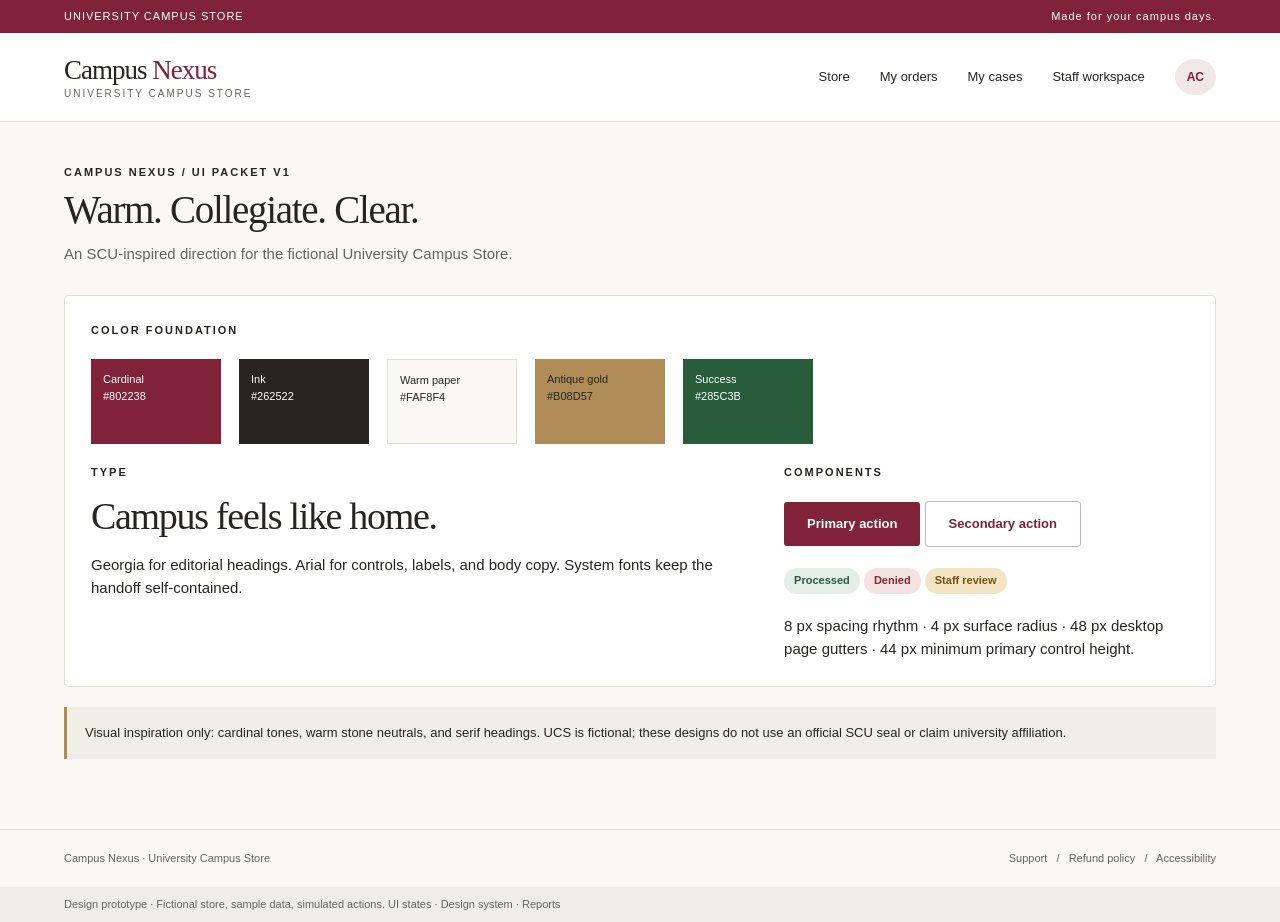
<file: app/static/design-system.html>
<!doctype html><html lang="en"><head><meta charset="utf-8"><meta name="viewport" content="width=device-width, initial-scale=1"><title>Design system | Campus Nexus</title><link rel="stylesheet" href="styles.css"></head><body><div class="topbar"><span>UNIVERSITY CAMPUS STORE</span><span>Made for your campus days.</span></div><header><a class="brand" href="index.html">Campus <em>Nexus</em><small>UNIVERSITY CAMPUS STORE</small></a><nav aria-label="Main" class="nav"><a class=" " href="store.html">Store</a><a class=" " href="orders.html">My orders</a><a class=" " href="cases.html">My cases</a><a class=" stafflink" href="staff.html">Staff workspace</a><span class="avatar" aria-label="Demo customer Avery Chen">AC</span></nav></header><main class="wrap"><div class="intro"><div><div class="eyebrow">CAMPUS NEXUS / UI PACKET V1</div><h1>Warm. Collegiate. Clear.</h1><p>An SCU-inspired direction for the fictional University Campus Store.</p></div></div><div class="panel"><div class="eyebrow">COLOR FOUNDATION</div><div class="swatches" style="margin:20px 0"><div class="swatch" style="background:#802238">Cardinal<br>#802238</div><div class="swatch" style="background:#262522">Ink<br>#262522</div><div class="swatch" style="background:#faf8f4;color:#262522;border:1px solid #e2ddd5">Warm paper<br>#FAF8F4</div><div class="swatch" style="background:#b08d57;color:#262522">Antique gold<br>#B08D57</div><div class="swatch" style="background:#285c3b">Success<br>#285C3B</div></div><div class="split"><div><div class="eyebrow">TYPE</div><h1 style="margin:15px 0;font-size:38px">Campus feels like home.</h1><p>Georgia for editorial headings. Arial for controls, labels, and body copy. System fonts keep the handoff self-contained.</p></div><div><div class="eyebrow">COMPONENTS</div><div style="margin:20px 0"><a class="btn" href="refund.html">Primary action</a> <a class="btn secondary" href="orders.html">Secondary action</a></div><span class="pill green">Processed</span> <span class="pill red">Denied</span> <span class="pill">Staff review</span><p style="margin-top:20px">8 px spacing rhythm · 4 px surface radius · 48 px desktop page gutters · 44 px minimum primary control height.</p></div></div></div><div class="notice">Visual inspiration only: cardinal tones, warm stone neutrals, and serif headings. UCS is fictional; these designs do not use an official SCU seal or claim university affiliation.</div></main><footer><span>Campus Nexus · University Campus Store</span><span>Support &nbsp; / &nbsp; Refund policy &nbsp; / &nbsp; Accessibility</span></footer><div class="demo">Design prototype · Fictional store, sample data, simulated actions. <a href="states.html">UI states</a> · <a href="design-system.html">Design system</a> · <a href="reports.html">Reports</a></div><div id="toast" role="status" aria-live="polite"></div><script src="prototype.js"></script></body></html>
</file>
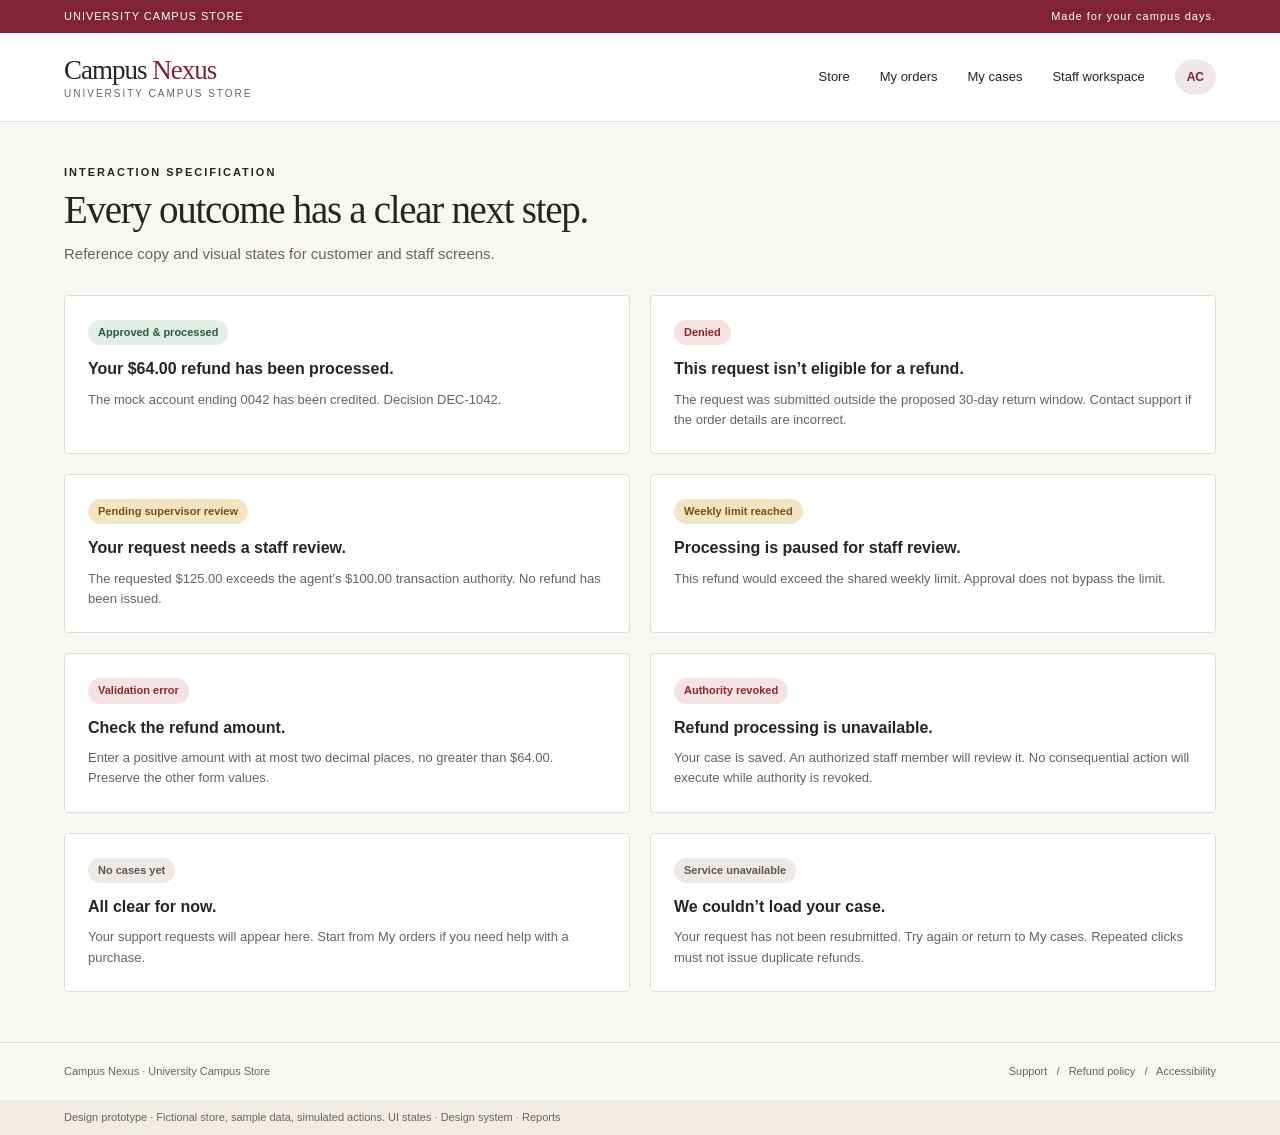
<file: app/static/states.html>
<!doctype html><html lang="en"><head><meta charset="utf-8"><meta name="viewport" content="width=device-width, initial-scale=1"><title>UI states | Campus Nexus</title><link rel="stylesheet" href="styles.css"></head><body><div class="topbar"><span>UNIVERSITY CAMPUS STORE</span><span>Made for your campus days.</span></div><header><a class="brand" href="index.html">Campus <em>Nexus</em><small>UNIVERSITY CAMPUS STORE</small></a><nav aria-label="Main" class="nav"><a class=" " href="store.html">Store</a><a class=" " href="orders.html">My orders</a><a class=" " href="cases.html">My cases</a><a class=" stafflink" href="staff.html">Staff workspace</a><span class="avatar" aria-label="Demo customer Avery Chen">AC</span></nav></header><main class="wrap"><div class="intro"><div><div class="eyebrow">INTERACTION SPECIFICATION</div><h1>Every outcome has a clear next step.</h1><p>Reference copy and visual states for customer and staff screens.</p></div></div><div class="state-grid"><div class="panel"><span class="pill green">Approved & processed</span><h3>Your $64.00 refund has been processed.</h3><p class="muted" style="font-size:13px">The mock account ending 0042 has been credited. Decision DEC-1042.</p></div><div class="panel"><span class="pill red">Denied</span><h3>This request isn’t eligible for a refund.</h3><p class="muted" style="font-size:13px">The request was submitted outside the proposed 30-day return window. Contact support if the order details are incorrect.</p></div><div class="panel"><span class="pill ">Pending supervisor review</span><h3>Your request needs a staff review.</h3><p class="muted" style="font-size:13px">The requested $125.00 exceeds the agent’s $100.00 transaction authority. No refund has been issued.</p></div><div class="panel"><span class="pill ">Weekly limit reached</span><h3>Processing is paused for staff review.</h3><p class="muted" style="font-size:13px">This refund would exceed the shared weekly limit. Approval does not bypass the limit.</p></div><div class="panel"><span class="pill red">Validation error</span><h3>Check the refund amount.</h3><p class="muted" style="font-size:13px">Enter a positive amount with at most two decimal places, no greater than $64.00. Preserve the other form values.</p></div><div class="panel"><span class="pill red">Authority revoked</span><h3>Refund processing is unavailable.</h3><p class="muted" style="font-size:13px">Your case is saved. An authorized staff member will review it. No consequential action will execute while authority is revoked.</p></div><div class="panel"><span class="pill gray">No cases yet</span><h3>All clear for now.</h3><p class="muted" style="font-size:13px">Your support requests will appear here. Start from My orders if you need help with a purchase.</p></div><div class="panel"><span class="pill gray">Service unavailable</span><h3>We couldn’t load your case.</h3><p class="muted" style="font-size:13px">Your request has not been resubmitted. Try again or return to My cases. Repeated clicks must not issue duplicate refunds.</p></div></div></main><footer><span>Campus Nexus · University Campus Store</span><span>Support &nbsp; / &nbsp; Refund policy &nbsp; / &nbsp; Accessibility</span></footer><div class="demo">Design prototype · Fictional store, sample data, simulated actions. <a href="states.html">UI states</a> · <a href="design-system.html">Design system</a> · <a href="reports.html">Reports</a></div><div id="toast" role="status" aria-live="polite"></div><script src="prototype.js"></script></body></html>
</file>
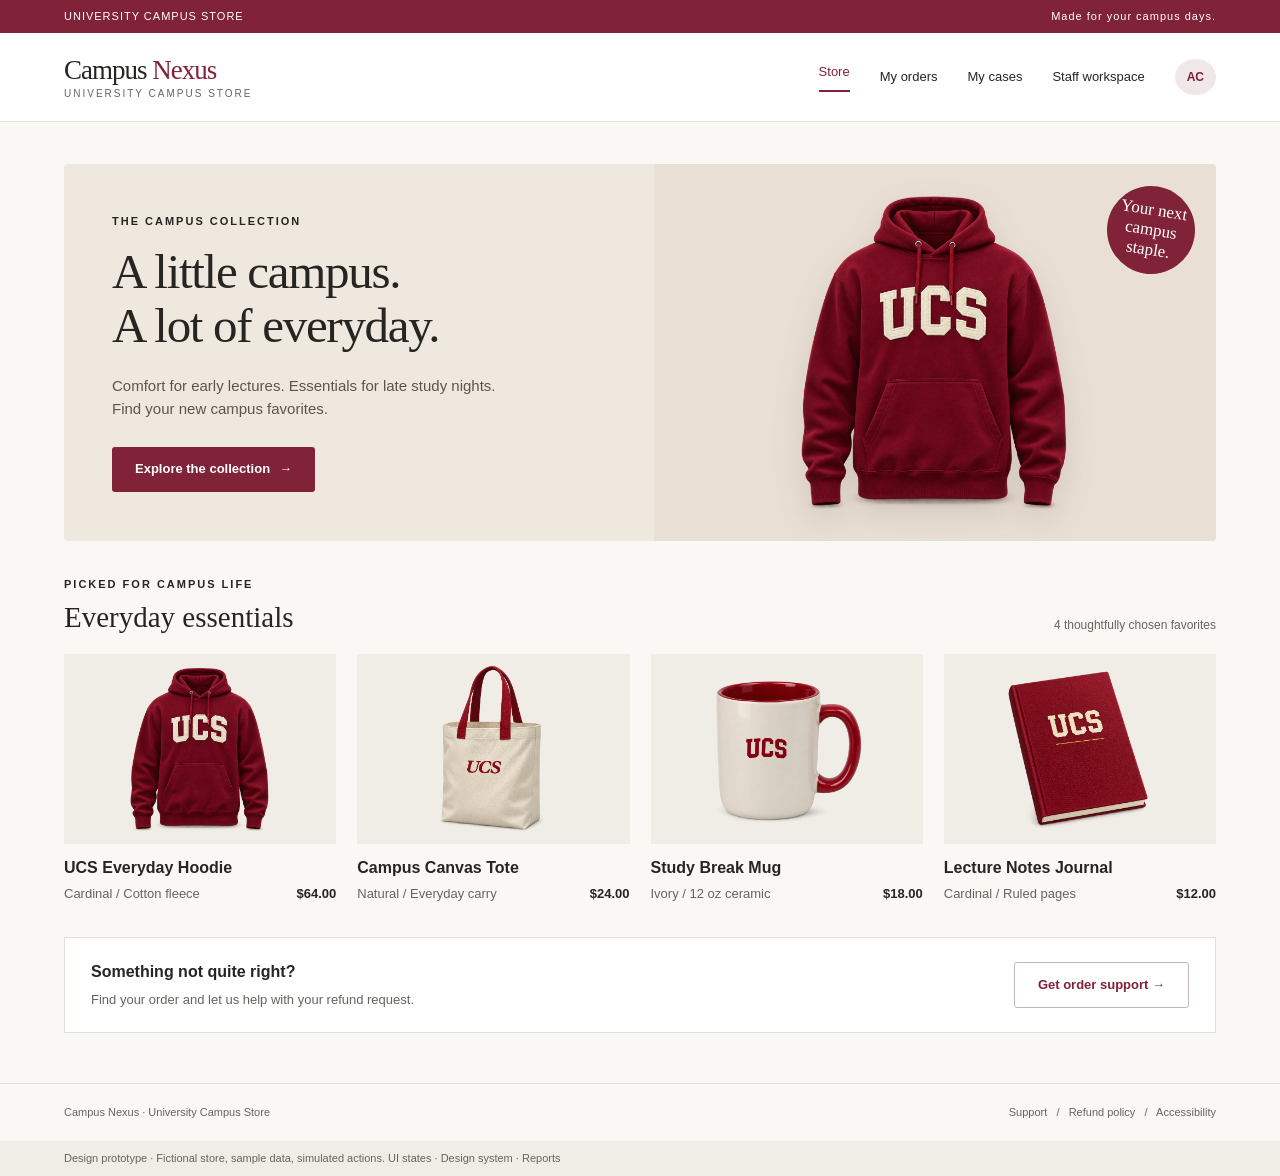
<file: app/static/store.html>
<!doctype html><html lang="en"><head><meta charset="utf-8"><meta name="viewport" content="width=device-width, initial-scale=1"><title>Store | Campus Nexus</title><link rel="stylesheet" href="styles.css"></head><body><div class="topbar"><span>UNIVERSITY CAMPUS STORE</span><span>Made for your campus days.</span></div><header><a class="brand" href="index.html">Campus <em>Nexus</em><small>UNIVERSITY CAMPUS STORE</small></a><nav aria-label="Main" class="nav"><a class="active " href="store.html">Store</a><a class=" " href="orders.html">My orders</a><a class=" " href="cases.html">My cases</a><a class=" stafflink" href="staff.html">Staff workspace</a><span class="avatar" aria-label="Demo customer Avery Chen">AC</span></nav></header><main class="wrap"><section class="hero"><div class="hero-copy"><div class="eyebrow">THE CAMPUS COLLECTION</div><h1 style="margin-top:15px">A little campus.<br>A lot of everyday.</h1><p>Comfort for early lectures. Essentials for late study nights. Find your new campus favorites.</p><a href="#collection" class="btn">Explore the collection <span aria-hidden="true">→</span></a></div><div class="hero-art"><img src="assets/hoodie.png" alt="Cardinal UCS hoodie"><div class="stamp">Your next<br>campus staple.</div></div></section><div id="collection" class="section-title"><div><div class="eyebrow">PICKED FOR CAMPUS LIFE</div><h2 style="margin-top:7px">Everyday essentials</h2></div><span class="muted" style="font-size:12px">4 thoughtfully chosen favorites</span></div><div class="grid4"><article class="product"><div class="photo"><img src="assets/hoodie.png" alt="UCS Everyday Hoodie"></div><h3>UCS Everyday Hoodie</h3><div class="meta"><span class="muted">Cardinal / Cotton fleece</span><strong>$64.00</strong></div></article><article class="product"><div class="photo"><img src="assets/tote.png" alt="Campus Canvas Tote"></div><h3>Campus Canvas Tote</h3><div class="meta"><span class="muted">Natural / Everyday carry</span><strong>$24.00</strong></div></article><article class="product"><div class="photo"><img src="assets/mug.png" alt="Study Break Mug"></div><h3>Study Break Mug</h3><div class="meta"><span class="muted">Ivory / 12 oz ceramic</span><strong>$18.00</strong></div></article><article class="product"><div class="photo"><img src="assets/notebook.png" alt="Lecture Notes Journal"></div><h3>Lecture Notes Journal</h3><div class="meta"><span class="muted">Cardinal / Ruled pages</span><strong>$12.00</strong></div></article></div><section class="support"><div><h3>Something not quite right?</h3><p>Find your order and let us help with your refund request.</p></div><a class="btn secondary" href="orders.html">Get order support →</a></section></main><footer><span>Campus Nexus · University Campus Store</span><span>Support &nbsp; / &nbsp; Refund policy &nbsp; / &nbsp; Accessibility</span></footer><div class="demo">Design prototype · Fictional store, sample data, simulated actions. <a href="states.html">UI states</a> · <a href="design-system.html">Design system</a> · <a href="reports.html">Reports</a></div><div id="toast" role="status" aria-live="polite"></div><script src="prototype.js"></script></body></html>
</file>
<file: app/static/styles.css>
*{box-sizing:border-box}body{margin:0;background:#faf8f4;color:#262522;font:15px/1.55 Arial,sans-serif}button,input,select,textarea{font:inherit}button,a{cursor:pointer}a{color:inherit;text-decoration:none}button:focus-visible,a:focus-visible,input:focus-visible,select:focus-visible,textarea:focus-visible{outline:3px solid #006d77;outline-offset:4px}button{border:0}h1,h2,h3,p{margin:0}h1,h2,.serif{font-family:Georgia,serif;font-weight:normal}h1{font-size:49px;line-height:1.1;letter-spacing:-1.3px}h2{font-size:29px;line-height:1.2}h3{font-size:16px}small,.muted{color:#68635e}.eyebrow{font-size:11px;letter-spacing:2px;font-weight:bold;text-transform:uppercase}.topbar{background:#802238;color:white;padding:8px 5%;font-size:11px;letter-spacing:1px;display:flex;justify-content:space-between}header{background:white;border-bottom:1px solid #e3ded6;padding:22px 5%;display:flex;align-items:center;justify-content:space-between}.brand{font:27px Georgia;letter-spacing:-1px}.brand em{font-style:normal;color:#802238}.brand small{font:10px Arial;letter-spacing:2px;display:block;margin-top:2px}.nav{display:flex;align-items:center;gap:30px;font-size:13px}.nav .active{color:#802238;border-bottom:2px solid #802238;padding-bottom:7px}.avatar{background:#f0e7e8;color:#802238;border-radius:100%;padding:9px 12px;font-size:12px;font-weight:bold}.wrap{max-width:1320px;margin:auto;padding:42px 5% 50px}.hero{display:grid;grid-template-columns:1.05fr 1fr;background:#eee8df;border-radius:4px;overflow:hidden}.hero-copy{padding:49px 48px}.hero p{max-width:390px;margin:21px 0 27px;color:#5c554f}.hero-art{position:relative;background:#e9dfd5;display:flex;align-items:center;justify-content:center;min-height:325px}.hero-art img{width:84%;height:330px;object-fit:contain;filter:drop-shadow(0 13px 15px #56413125)}.hero-art .stamp{position:absolute;right:21px;top:22px;width:88px;height:88px;border-radius:100%;background:#802238;color:white;display:flex;align-items:center;justify-content:center;text-align:center;font:17px Georgia;transform:rotate(9deg)}.btn{display:inline-flex;align-items:center;justify-content:center;gap:9px;background:#802238;color:white;padding:12px 23px;border-radius:3px;font-size:13px;font-weight:bold}.btn.secondary{background:white;color:#802238;border:1px solid #c8b6b7}.btn.ghost{background:transparent;color:#802238;padding-left:0}.section-title{display:flex;justify-content:space-between;align-items:end;margin:35px 0 20px}.grid4{display:grid;grid-template-columns:repeat(4,1fr);gap:21px}.product .photo{background:#f0ede7;height:190px;position:relative}.product img{width:100%;height:100%;object-fit:contain;padding:9px}.product h3{margin-top:12px}.product .meta{display:flex;justify-content:space-between;margin-top:3px;font-size:13px}.pill{display:inline-block;padding:4px 10px;border-radius:20px;font-size:11px;font-weight:bold;background:#f3e4c3;color:#765013}.pill.green{background:#e4eee6;color:#285c3b}.pill.red{background:#f5e2e3;color:#8a2831}.pill.gray{background:#edeae6;color:#5a5550}.pill.blue{background:#e3edef;color:#28535b}.support{margin-top:33px;background:#fff;padding:22px 26px;border:1px solid #e3ded6;display:flex;align-items:center;justify-content:space-between}.support p{font-size:13px;color:#68635e;margin-top:5px}footer{border-top:1px solid #e3ded6;padding:20px 5%;font-size:11px;color:#68635e;display:flex;justify-content:space-between}.demo{background:#f0ede7;padding:9px 5%;font-size:11px;color:#68635e}.intro{display:flex;justify-content:space-between;align-items:center;margin-bottom:30px}.intro h1{font-size:39px;margin:8px 0 10px}.intro p{color:#68635e}.tabs{display:flex;gap:25px;border-bottom:1px solid #ded8d0;margin-bottom:25px;font-size:13px}.tabs span{padding:0 0 12px}.tabs .selected{border-bottom:2px solid #802238;color:#802238;font-weight:bold}.panel{background:white;border:1px solid #e2ddd5;border-radius:4px;padding:26px}.split{display:grid;grid-template-columns:1.65fr 1fr;gap:25px}.row{display:flex;justify-content:space-between;align-items:center;gap:15px}.line{border-bottom:1px solid #eee9e2;padding:18px 0}.item{display:flex;align-items:center;gap:20px}.thumb{height:100px;width:100px;background:#f4f1ec;object-fit:contain}.label{font-size:11px;color:#68635e;text-transform:uppercase;letter-spacing:1px}.price{font-weight:bold;font-size:20px}.summary{background:#f1ede7;padding:22px;margin-top:20px}.summary .row{padding:6px 0;font-size:13px}.notice{background:#f1ede7;border-left:3px solid #b08d57;padding:16px 18px;font-size:13px;margin:20px 0}.notice.green{background:#eaf1eb;border-color:#46734e}.notice.red{background:#f7e8e8;border-color:#8a2831}.form-grid{display:grid;grid-template-columns:1fr 1fr;gap:20px}label{display:block;font-size:13px;font-weight:bold;margin-bottom:7px}input,select,textarea{width:100%;background:white;border:1px solid #bbb4ac;border-radius:3px;padding:11px;color:#262522}textarea{height:110px;resize:vertical}.field{margin-bottom:20px}.steps{display:flex;gap:20px;font-size:12px;margin:0 0 25px;color:#68635e}.steps strong{color:#802238}.check{display:flex;align-items:start;gap:10px;font-size:12px;margin:18px 0}.check input{width:auto;margin-top:4px}.timeline{border-left:1px solid #d5cec4;padding-left:22px;margin:25px 8px}.event{position:relative;margin:0 0 28px}.event:before{content:'';position:absolute;left:-28px;top:6px;width:10px;height:10px;border-radius:100%;background:#802238;border:2px solid white}.event p{font-size:13px;margin-top:5px}.event small{font-size:11px}.message{background:#f5f2ed;padding:17px;margin:14px 0;font-size:13px}.stats{display:grid;grid-template-columns:repeat(3,1fr);gap:18px;margin-bottom:25px}.stat{background:white;border:1px solid #e2ddd5;padding:21px}.stat strong{display:block;font:34px Georgia;margin:5px 0}.stat span{font-size:11px;color:#68635e}table{width:100%;border-collapse:collapse;font-size:12px}th{text-align:left;color:#68635e;font-size:10px;letter-spacing:.7px;text-transform:uppercase;font-weight:normal}td,th{padding:15px 10px;border-bottom:1px solid #e9e3db}.bar{height:9px;background:#ece7df;border-radius:10px;overflow:hidden;margin:9px 0 15px}.bar i{display:block;height:100%;background:#802238}.bar.green i{background:#46734e}.detail-grid{display:grid;grid-template-columns:1fr 1fr;gap:18px;margin:20px 0}.detail-grid strong{display:block;font-size:13px;margin-top:4px}.queue{font-size:13px;padding:17px;margin-bottom:11px;border:1px solid #e2ddd5;background:white}.queue.active{border-left:3px solid #802238;background:#f7f0ef}.staff-split{display:grid;grid-template-columns:.75fr 1.65fr;gap:22px}.state-grid{display:grid;grid-template-columns:1fr 1fr;gap:20px}.state-grid .panel{padding:23px}.state-grid h3{margin:12px 0 8px}.swatches{display:flex;gap:18px}.swatch{height:85px;width:130px;padding:12px;color:white;font-size:11px}.mobile-only{display:none}#toast{position:fixed;bottom:24px;right:24px;background:#262522;color:white;max-width:340px;padding:18px 22px;display:none;border-radius:5px;z-index:20}.design-note{margin-top:24px;font-size:12px;color:#68635e}.confirmation{display:none}.success-symbol{width:60px;height:60px;border-radius:100%;background:#e4eee6;color:#285c3b;display:flex;align-items:center;justify-content:center;font-size:30px;margin-bottom:20px}@media(max-width:700px){.topbar span:last-child{display:none}header{padding:17px 5%;gap:15px;flex-wrap:wrap}.brand{font-size:24px}.nav{gap:16px;font-size:12px;flex-wrap:wrap}.nav .stafflink{display:none}.wrap{padding-top:27px}.hero{grid-template-columns:1fr}.hero-copy{padding:30px 24px}.hero h1{font-size:39px}.hero-art{min-height:220px}.hero-art img{height:240px}.grid4{grid-template-columns:1fr 1fr;gap:20px 14px}.product .photo{height:160px}.product h3{font-size:14px}.split,.staff-split,.state-grid{grid-template-columns:1fr}.intro{align-items:start;gap:15px}.intro h1{font-size:32px}.intro .btn{padding:10px}.support{align-items:start;gap:20px}.support .btn{padding:10px;white-space:nowrap}.stats{grid-template-columns:1fr}.panel{padding:20px}.form-grid{grid-template-columns:1fr;gap:0}.table-scroll{overflow:auto}.table-scroll table{min-width:650px}footer{gap:20px}.swatches{flex-wrap:wrap}.thumb{width:70px;height:80px}.steps{gap:12px}h2{font-size:25px}.intro p{font-size:13px}}
.panel,.split>*,.staff-split>*,.form-grid>*{min-width:0}select{white-space:nowrap;text-overflow:ellipsis;overflow:hidden}
@media(max-width:700px){.split,.staff-split,.form-grid,.stats,.state-grid{display:block}.split>*,.staff-split>*,.stats>*,.state-grid>*{margin-bottom:20px}.panel{width:100%}.nav{gap:14px}.avatar{display:none}}
</file>
